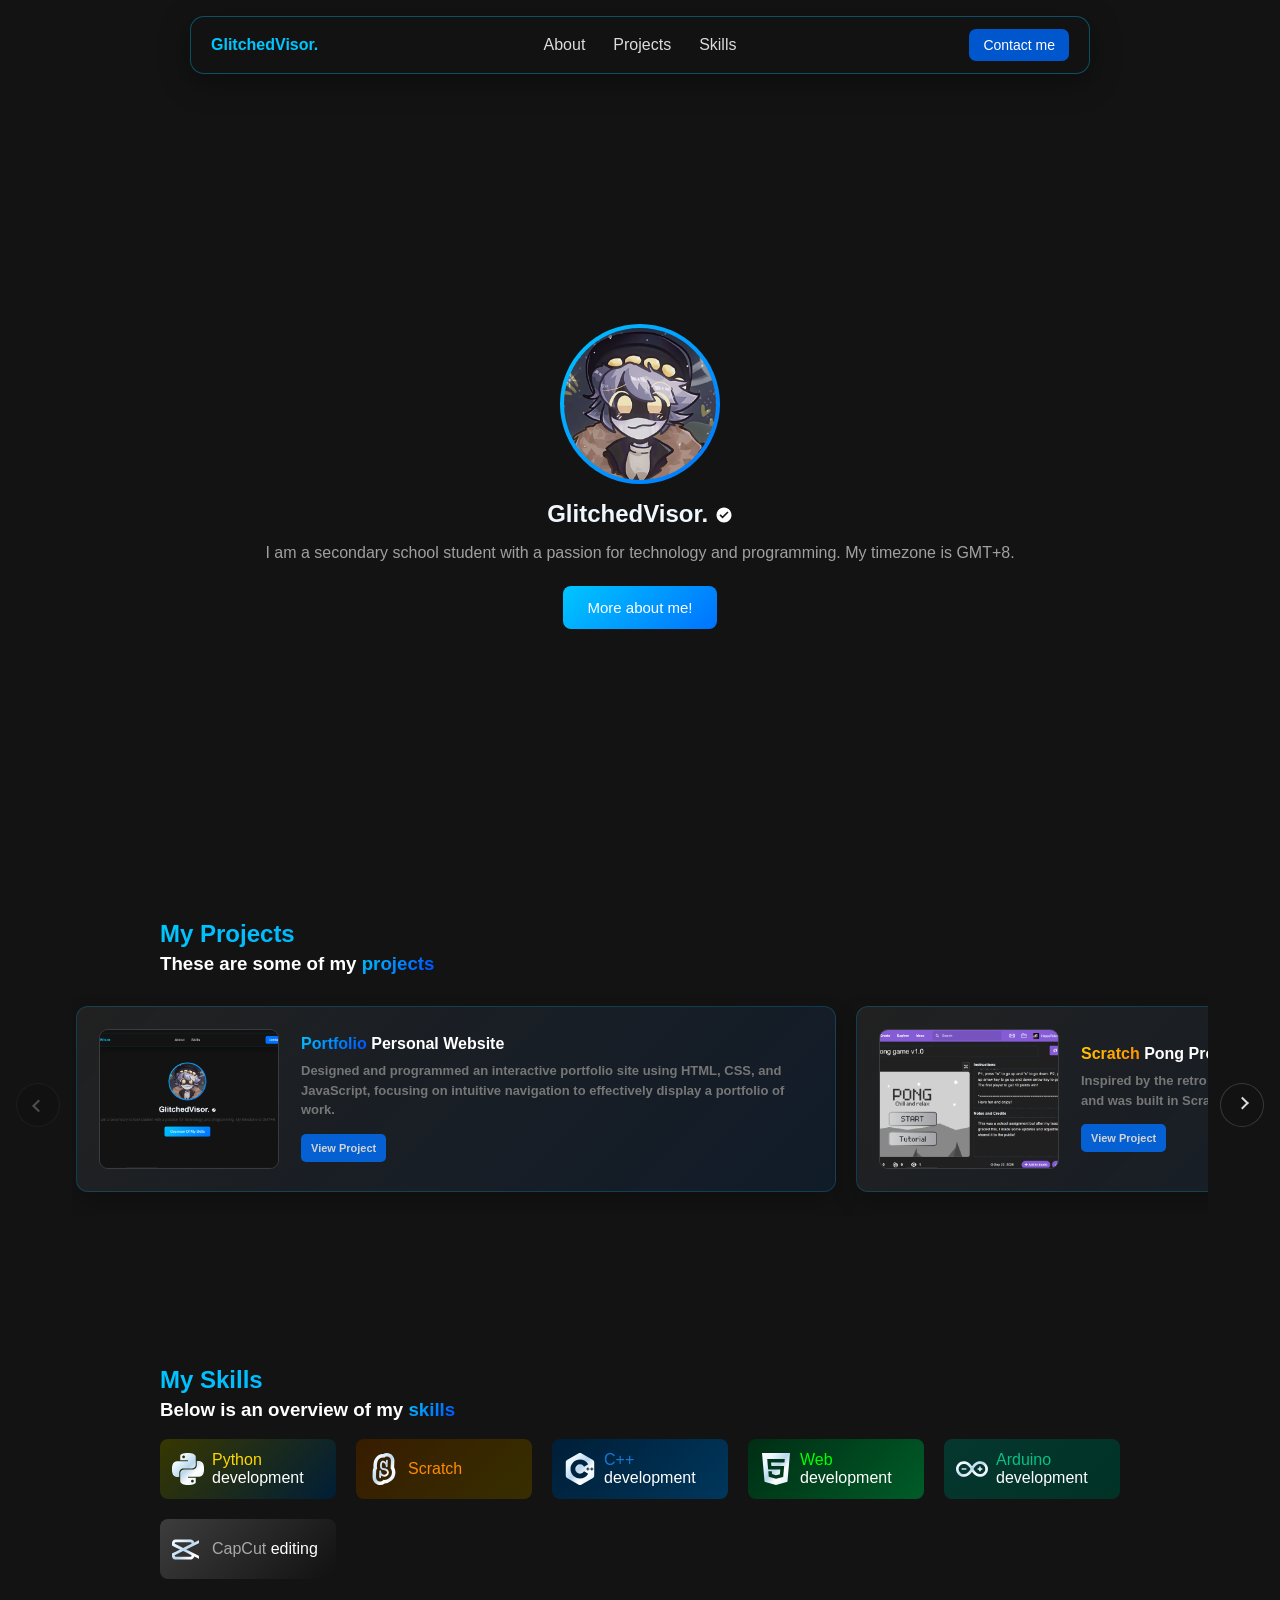
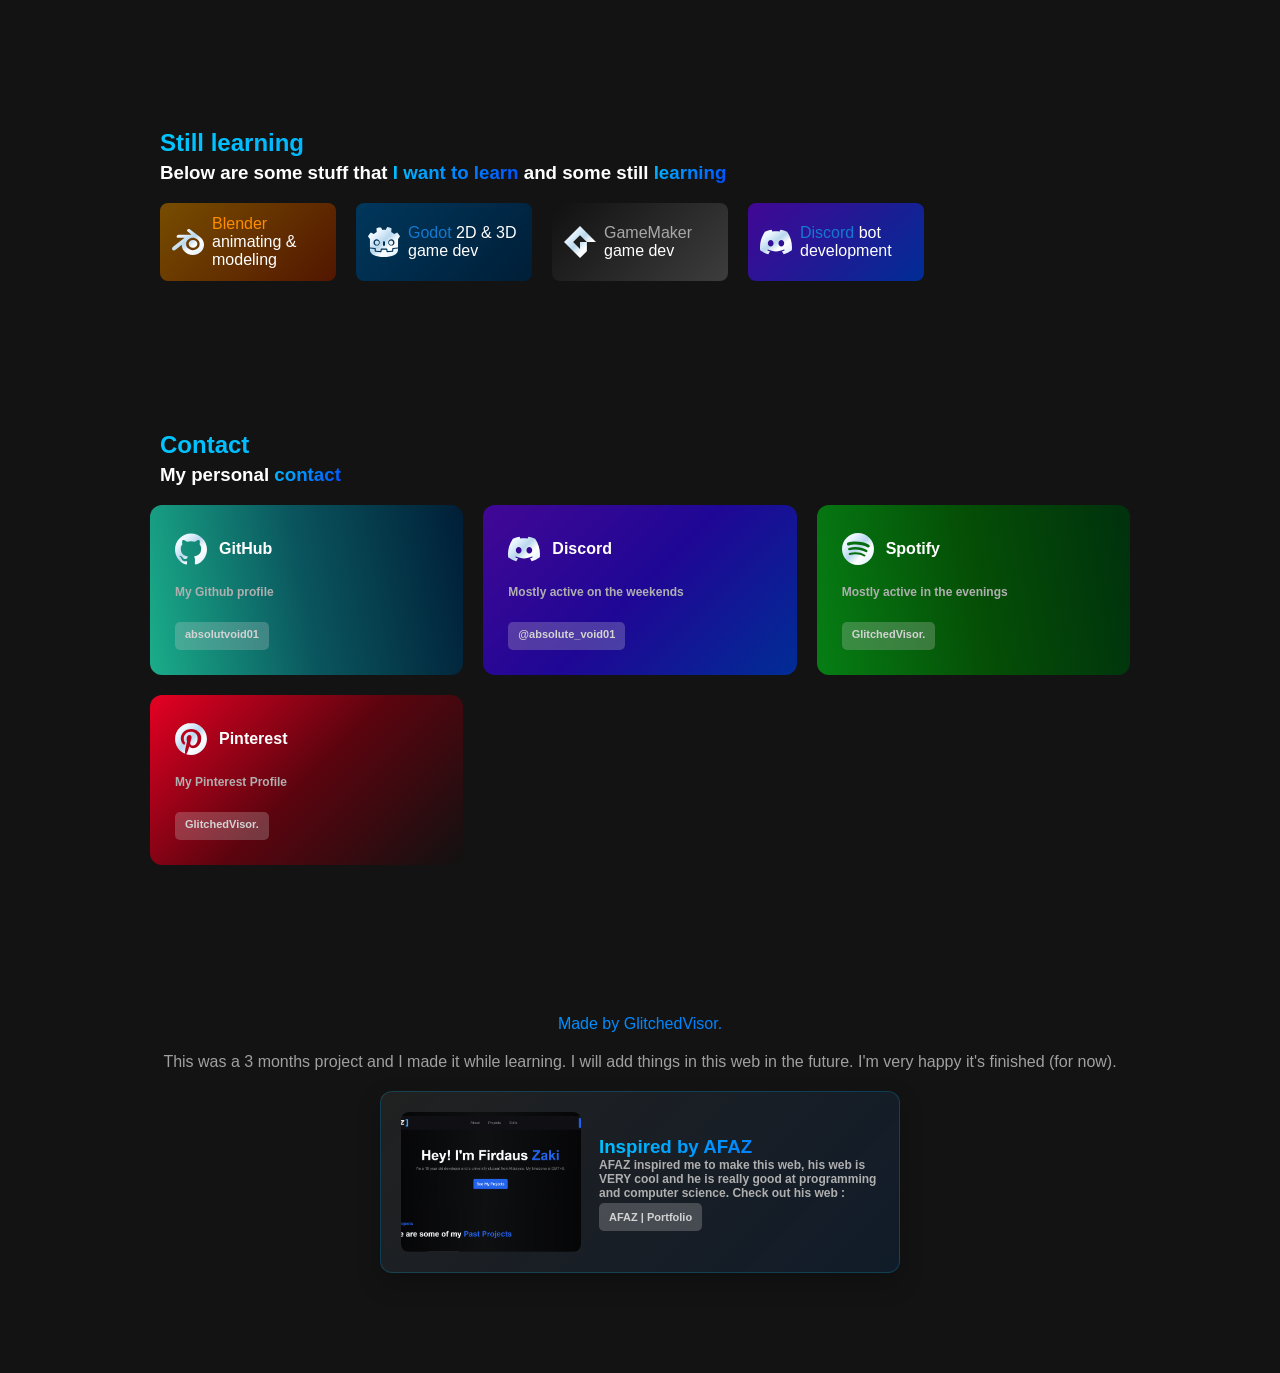
<file: index.html>
<!DOCTYPE html>
<html lang="en">
    <head>    
        <meta charset="UTF-8">
        <meta http-equiv="X-UA-Compatible" content="IE=edge">
        <meta name="viewport" content="width=device-width, initial-scale=1.0">
        <title>Glitched Visor | bio</title>
        <link rel="stylesheet" href="style.css">
    </head>
    <body>
    <header class="site-header">
        <nav class="top-menu">
            <a class="menu-brand" href="#">GlitchedVisor.</a>

            <button class="menu-toggle" type="button" aria-expanded="false" aria-controls="menu-links" aria-label="Open menu">
                <span aria-hidden="true"></span>
                <span aria-hidden="true"></span>
                <span aria-hidden="true"></span>
            </button>

            <ul class="menu-links" id="menu-links">
                <li><a href="#about">About</a></li>
                <li><a href="#projects">Projects</a></li>
                <li><a href="#skills-overview">Skills</a></li>
            </ul>

            <a class="menu-contact" href="#contact" style="background-color: #0056cc;">
                Contact me      
            </a>

        </nav>
    </header>

    <main>
        <section id="about" class="hero-section">
        <div class="container">
            <div class="profile">
                <div class="profile-frame">
                    <img
                      src="images/profilepic.jpg"
                      alt="Portrait of GlitchedVisor"
                      class="profile-img"
                    />
                </div>

                <h1 class="name">GlitchedVisor. 
                    <img 
                      src="icons/verified.svg" 
                      alt="Verified account"
                      class="verified-icon"
                    />
                </h1>

                <p style="color: #A0A0A0;">
                    I am a secondary school student with a passion for technology and programming. My timezone is GMT+8.
                </p>
            </div>

            <a href="introduction.html" class="about-button">
                More about me!
            </a>
        </div>
        </section>

        <section id="projects" aria-labelledby="projects-heading">
            <h2 id="projects-heading" class="blue-word section-title">
                My Projects
            </h2>

            <h3 class="sub-topic">
                These are some of my <span class="blue-word">projects</span>
            </h3>

            <div class="project-carousel-shell">
                <button class="project-arrow project-arrow-prev" type="button" aria-label="Previous project">
                    <span aria-hidden="true"></span>
                </button>

                <div class="project-carousel" aria-label="Projects">
                    <div class="project-track">
                <article class="project-card">
                    <img src="images\Web-pic.png" alt="Preview of the personal website" class="pic">

                    <div class="content">
                        <h4 class="project-heading">
                            <span class="blue-word">Portfolio</span> Personal Website
                        </h4>

                        <p class="project-par">
                            Designed and programmed an interactive portfolio site using HTML, CSS, and JavaScript,
                            focusing on intuitive navigation to effectively display a portfolio of work.
                        </p>

                        <a
                          href="https://github.com/absolutvoid01/my-web-bio"
                          target="_blank" rel="noopener noreferrer"
                          class="go-web2">
                            View Project
                        </a>
                    </div>
                </article>

                <article class="project-card">
                    <img src="images\scratch-screenshot.png" alt="Preview of the sample project" class="pic">

                    <div class="content">
                        <h4 class="project-heading">
                            <span class="orange-word">Scratch</span> Pong Project
                        </h4>

                        <p class="project-par">
                            Inspired by the retro classic, this simple Pong game features two distinct modes and was 
                            built in Scratch using drag-and-drop coding blocks.
                        </p>

                        <a 
                          href="https://scratch.mit.edu/projects/1363517630/" 
                          target="_blank" rel="noopener noreferrer" 
                          class="go-web2">
                            View Project
                        </a>
                    </div>
                </article>

                <article class="project-card">
                    <img src="images\microbit screenshot.png" alt="Preview of the sample project" class="pic">

                    <div class="content">
                        <h4 class="project-heading">
                            <span class="purple-word">Micro:bit</span> Python vault door Project
                        </h4>

                        <p class="project-par">
                            A secure micro:bit vault door controlled by Python that uses a 180° servo and status LEDs, 
                            unlocking with 3 presses of Button A and locking with 3 presses of Button B. (Video review coming soon...)
                        </p>

                        <a 
                          href="https://gist.github.com/absolutvoid01/17e6429d9efd48485fcb9b583b452ce8" 
                          target="_blank" rel="noopener noreferrer" 
                          class="go-web2">
                            View Project
                        </a>
                    </div>
                </article>
                    </div>
                </div>

                <button class="project-arrow project-arrow-next" type="button" aria-label="Next project">
                    <span aria-hidden="true"></span>
                </button>
            </div>
        </section>

        <section id="skills-overview" aria-labelledby="skills-heading">
            <h2 id="skills-heading" class="blue-word section-title" style="margin-top: 150px;">
                My Skills
            </h2>

            <h3 class="sub-topic">
                Below is an overview of my <span class="blue-word">skills</span>
            </h3>

            <div class="skills">
                <div class="python" role="group" aria-label="Python development, since 2024" data-hover="Since 2024">
                    <span class="skill-text icon-label">
                        <img class="skill-icon" src="icons/python.svg" alt="">
                        <span><span class="yellow-word-solid">Python</span> development</span>
                    </span>
                </div>

                <div class="scratch" role="group" aria-label="Scratch, since 2021" data-hover="Since 2021">
                    <span class="skill-text icon-label">
                        <img class="skill-icon" src="icons/scratch.svg" alt="">
                        <span class="orange-word-solid">Scratch</span>
                    </span>
                </div>

                <div class="cplusplus" role="group" aria-label="C++ development, since 2023" data-hover="Since 2023">
                    <span class="skill-text icon-label">
                        <img class="skill-icon" src="icons/cplusplus.svg" alt="">
                        <span><span class="blue-word-solid">C++</span> development</span>
                    </span>
                </div>

                <div class="web-dev" role="group" aria-label="Web development, since 2026" data-hover="Since 2026">
                    <span class="skill-text icon-label">
                        <img class="skill-icon" src="icons/html5.svg" alt="">
                        <span><span class="green-word-solid">Web</span> development</span>
                    </span>
                </div>

                <div class="arduino" role="group" aria-label="Arduino development, since 2023" data-hover="Since 2023">
                    <span class="skill-text icon-label">
                        <img class="skill-icon" src="icons/arduino.svg" alt="">
                        <span><span class="turquoise-word-solid">Arduino</span> development</span>
                    </span>
                </div>

                <div class="capcut" role="group" aria-label="CapCut editing, since 2021" data-hover="Since 2021">
                    <span class="skill-text icon-label">
                        <span class="skill-icon capcut-skill-icon" aria-hidden="true"></span>
                        <span><span class="lightgray-word-solid">CapCut</span> editing</span>
                    </span>
                </div>
            </div>
        </section>

        <section aria-labelledby="learning-heading">
            <h2 id="learning-heading" class="blue-word section-title" style="margin-top:150px;">
                Still learning
            </h2>

            <h3 class="sub-topic">
                Below are some stuff that <span class="blue-word">I want to learn</span> and some still<span class="blue-word"> learning</span>
            </h3>

            <div class="skills">
                <div class="blender" role="group" aria-label="Blender animating and modeling, learning" data-hover="learning...">
                    <span class="skill-text icon-label">
                        <img class="skill-icon" src="icons/blender.svg" alt="">
                        <span><span class="orange-word-solid">Blender</span> animating &amp; modeling</span>
                    </span>
                </div>

                <div class="Godot" role="group" aria-label="Godot 2D and 3D game development, learning" data-hover="learning...">
                    <span class="skill-text icon-label">
                        <img class="skill-icon" src="icons/godotengine.svg" alt="">
                        <span><span class="blue-word-solid">Godot</span> 2D &amp; 3D game dev</span>
                    </span>
                </div>

                <div class="GameMaker" role="group" aria-label="GameMaker game development, discontinued" data-hover="discontinued">
                    <span class="skill-text icon-label">
                        <img class="skill-icon" src="icons/gamemaker.svg" alt="">
                        <span><span class="lightgray-word-solid">GameMaker</span> game dev</span>
                    </span>
                </div>

                <div class="Discord" role="group" aria-label="Discord bot development, not learned" data-hover="not learned">
                    <span class="skill-text icon-label">
                        <img class="skill-icon" src="icons/discord.svg" alt="">
                        <span><span class="blue-word-solid">Discord</span> bot development</span>
                    </span>
                </div>
            </div>
        </section>

        <section id="contact" aria-labelledby="contact-heading">
            <h2 class="blue-word section-title"
                id="contact-heading"
                style="margin-top:150px;">
                Contact
            </h2>

                <h3 class="sub-topic">
               My personal <span class="blue-word">contact</span>
                </h3>

            <div class="contact-cards">
                <a href="https://github.com/absolutvoid01" target="_blank" rel="noopener noreferrer" class="outer-git-button">
                    <h4 class="contact2 contact-card-heading"><span class="contact-icon github-icon" aria-hidden="true"></span>GitHub</h4>
                    <p class="par2">My Github profile</p>
                    <span class="github-link">absolutvoid01</span>
                </a>

                <a href="https://discord.com/users/1510550254683029514" target="_blank" rel="noopener noreferrer" class="outer-discord-button">
                    <h4 class="contact2 contact-card-heading"><span class="contact-icon discord-icon" aria-hidden="true"></span>Discord</h4>
                    <p class="par2">Mostly active on the weekends</p>
                    <span class="discord-link">@absolute_void01</span>
                </a>

                <a href="https://open.spotify.com/user/31m2macpp4bokmry2gjpjoiz565e" target="_blank" rel="noopener noreferrer" class="outer-spotify-button">
                    <h4 class="contact2 contact-card-heading"><span class="contact-icon spotify-icon" aria-hidden="true"></span>Spotify</h4>
                    <p class="par2">Mostly active in the evenings</p>
                    <span class="spotify-link">GlitchedVisor.</span>
                </a>

                <a href="https://www.pinterest.com/absolute_void01/" target="_blank" rel="noopener noreferrer" class="outer-pinterest-button">
                    <h4 class="contact2 contact-card-heading"><span class="contact-icon pinterest-icon" aria-hidden="true"></span>Pinterest</h4>
                    <p class="par2">My Pinterest Profile</p>
                    <span class="pinterest-link">GlitchedVisor.</span>
                </a>
            </div>
        </section>
    </main>
    <script src="script.js"></script>

    <footer class="site-footer">
        <p class="blue-word end">Made by GlitchedVisor.</p>
        <p style="color: #A0A0A0;">This was a 3 months project and I made it while learning. I will add things in this web in the future. I'm very happy it's finished (for now).</p>
        <div class="AFAZ-Portfolio">
            <img src="images\AFAZ.png" alt="AFAZ-Web">

            <div class="card-content">
                <h3 class="contact2 blue-word">Inspired by AFAZ</h3>
                <p class="par2">AFAZ inspired me to make this web, his web is VERY cool and he is really good at programming and computer science. Check out his web :</p>
                <a href="https://www.firdauszaki.com/" target="_blank" rel="noopener noreferrer" class="go-web">AFAZ | Portfolio</a>
            </div>
        </div>
    </footer>
    </body>
</html>
</file>
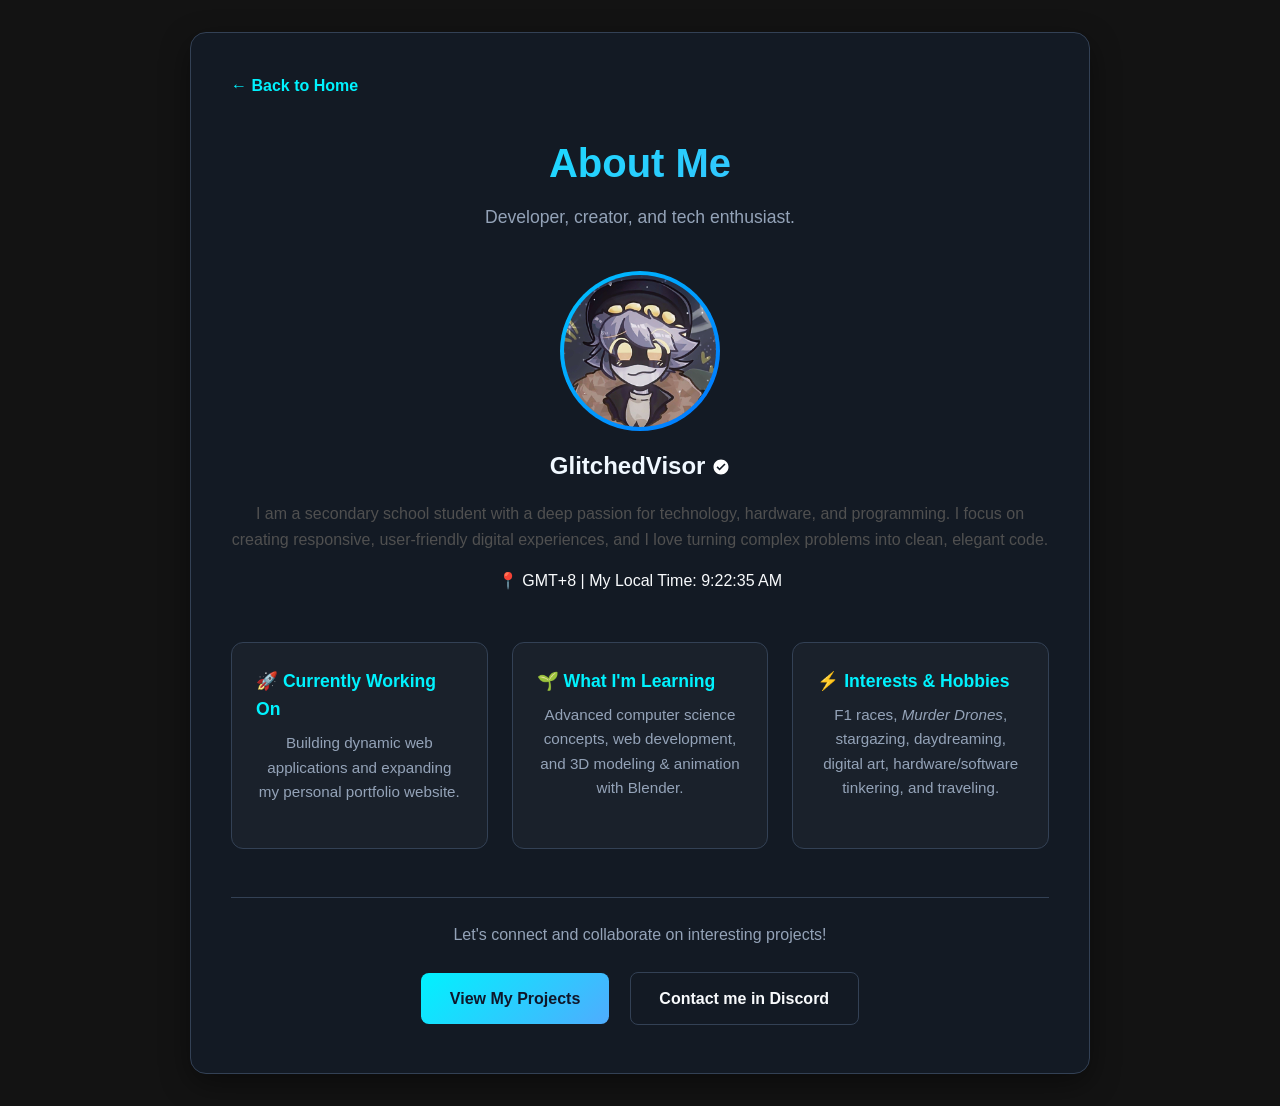
<file: introduction.html>
<!DOCTYPE html>
<html lang="en">
<head>
    <meta charset="UTF-8">
    <meta name="viewport" content="width=device-width, initial-scale=1.0">
    <title>About Me | GlitchedVisor</title>
    <link rel="stylesheet" href="style2.css">
</head>
<body>

    <div class="container">
        <div class="top-bar">
            <a href="index.html" class="back-btn">&larr; Back to Home</a>
        </div>

        <header>
            <h1>About Me</h1>
            <p>Developer, creator, and tech enthusiast.</p>
        </header>

        <section class="bio-section profile">
            <div class="profile-frame">
                <img src="images/profilepic.jpg" alt="Portrait of GlitchedVisor" class="profile-img">
            </div>

            <h1 class="name">
                GlitchedVisor 
                <img src="icons/verified.svg" alt="Verified account" class="verified-icon">
            </h1>

            <p class="bio-text">
                I am a secondary school student with a deep passion for technology, hardware, and programming. I focus on creating responsive, user-friendly digital experiences, and I love turning complex problems into clean, elegant code.
            </p>

            <div class="live-clock">
                📍 GMT+8 | My Local Time: <span id="local-time">--:--:--</span>
            </div>
        </section>

        <section class="facts-grid">
            <div class="fact-card">
                <h3>🚀 Currently Working On</h3>
                <p>Building dynamic web applications and expanding my personal portfolio website.</p>
            </div>
            <div class="fact-card">
                <h3>🌱 What I'm Learning</h3>
                <p>Advanced computer science concepts, web development, and 3D modeling & animation with Blender.</p>
            </div>
            <div class="fact-card">
                <h3>⚡ Interests & Hobbies</h3>
                <p>F1 races, <em>Murder Drones</em>, stargazing, daydreaming, digital art, hardware/software tinkering, and traveling.</p>
            </div>
        </section>

        <section class="cta-section">
            <p style="color: var(--text-muted); margin-bottom: 1rem;">Let's connect and collaborate on interesting projects!</p>
            <a href="index.html" class="btn btn-primary">View My Projects</a>
            <a href="https://discord.com/users/1510550254683029514" target="_blank" class="btn btn-secondary">Contact me in Discord</a>
        </section>
    </div>

    <script src="script2.js"></script>
</body>
</html>
</file>
<file: style.css>
body {
    background-color: rgb(19, 19, 19);
    font-family: inter, sans-serif;
    color: white;
    margin: 0;
    min-height: 100vh;
}

main {
    width: min(100% - 2rem, 80rem);
    margin: 0 auto;
}

/* Page Fade Transition */
body {
    opacity: 0;
    transition: opacity 0.4s ease-in-out;
}

body.fade-in {
    opacity: 1;
}

@media (prefers-reduced-motion: reduce) {
    body {
        transition: none;
    }
}

*,
*::before,
*::after {
    box-sizing: border-box;
}

html {
    overflow-x: hidden;
    scroll-behavior: smooth;
}

img {
    max-width: 100%;
    height: auto;
}

/* ==================
        top menu
   ================== */

.top-menu {
    position: fixed;
    top: 16px;
    left: 50%;
    transform: translateX(-50%);
    z-index: 1000;
    display: grid;
    grid-template-columns: 1fr auto 1fr;
    align-items: center;
    width: min(90%, 900px);
    padding: 12px 20px;
    background: rgba(19, 19, 19, 0.85);
    border: 1px solid rgba(0, 198, 255, 0.35);
    border-radius: 14px;
    box-shadow: 0 8px 30px rgba(0, 0, 0, 0.35);
    backdrop-filter: blur(12px);
}

.menu-brand {
    justify-self: start;
    color: rgb(0, 198, 255);
    font-weight: bold;
    text-decoration: none;
}

.menu-links {
    display: flex;
    justify-content: center;
    gap: 28px;
    list-style: none;
    margin: 0;
    padding: 0;
}

.menu-links li {
    margin: 0;
}

.menu-toggle {
    display: none;
    width: 42px;
    height: 42px;
    padding: 9px;
    margin: 0;
    background: transparent;
    border: 1px solid rgba(0, 198, 255, 0.35);
    border-radius: 7px;
}

.menu-toggle span {
    display: block;
    width: 100%;
    height: 2px;
    margin: 4px 0;
    background: white;
}

.menu-links a {
    color: rgb(220, 220, 220);
    text-decoration: none;
    transition: color 0.2s ease;
}

.menu-links a:hover {
    color: rgb(0, 198, 255);
}

.menu-contact {
    justify-self: end;
    padding: 8px 14px;
    background: rgb(0, 114, 255);
    color: white;
    text-decoration: none;
    border-radius: 7px;
    font-size: 14px;
    transition: all 0.1s ease;
}

.menu-contact:hover {
    background: rgb(0, 198, 255);
    filter: darken(0.05);
    box-shadow: 0 4px 12px rgba(0, 0, 0, 0.25);
    transform: translateY(-3px);
}

@media (max-width: 600px) {
    .section-title,
    .sub-topic {
        width: min(90%, 850px);
        margin-left: auto;
        margin-right: auto;
    }

    .top-menu {
        grid-template-columns: 1fr auto;
        width: calc(100% - 24px);
        padding: 10px 12px;
    }

    .menu-brand {
        font-size: 14px;
    }

    .menu-links {
        position: absolute;
        top: calc(100% + 8px);
        left: 0;
        right: 0;
        display: none;
        flex-direction: column;
        gap: 4px;
        padding: 8px;
        background: rgba(19, 19, 19, 0.97);
        border: 1px solid rgba(0, 198, 255, 0.35);
        border-radius: 10px;
        box-shadow: 0 8px 30px rgba(0, 0, 0, 0.35);
    }

    .menu-links.is-open {
        display: flex;
    }

    .menu-links a {
        display: block;
        width: 100%;
        padding: 14px 12px;
        border-radius: 7px;
    }

    .menu-links a:hover,
    .menu-links a:focus-visible {
        background: rgba(0, 198, 255, 0.12);
    }

    .menu-contact {
        display: none;
    }

    .menu-toggle {
        display: block;
    }
}

#skills-overview,
#contact,
#about,
#projects {
    scroll-margin-top: 100px;
}

html {
    scroll-behavior: smooth;
}

.container {
    width: 100%;
    text-align: center;
}

html {
    scroll-behavior: smooth;
}

/* ========================
          text color
   ======================== */

.blue-word {
    background: linear-gradient(135deg, rgb(0, 198, 255), rgb(0, 76, 255));
    -webkit-background-clip: text;
    background-clip: text;
    color: transparent;
}

.orange-word {
    background: linear-gradient(135deg, rgb(255, 204, 0), rgb(255, 140, 0));
    -webkit-background-clip: text;
    background-clip: text;
    color: transparent;
}

.darkblue-word {
    background: linear-gradient(135deg, rgb(42, 25, 198), rgb(0, 114, 255));
    -webkit-background-clip: text;
    background-clip: text;
    color: transparent;
}

.purple-word {
    background: linear-gradient(135deg, rgb(138, 44, 181), rgb(136, 0, 255));
    -webkit-background-clip: text;
    background-clip: text;
    color: transparent;
}

.blue-word-solid {
    color:rgb(21, 121, 208)
}

.yellow-word-solid {
    color: rgb(255, 215, 0);
}


.orange-word-solid {
    color: rgb(255, 140, 0);
}

.green-word-solid {
    color: rgb(0, 255, 0);
}


.turquoise-word-solid {
    color: rgb(9, 192, 131);
}

.lightgray-word-solid {
    color: rgb(168, 168, 168);
}

/* ====================   
         opening 
   ==================== */

.hero-section {
    display: grid;
    place-items: center;
    min-block-size: min(100vh, 900px);
    padding-block: 100px 48px;
}

.hero-section .container {
    display: flex;
    flex-direction: column;
    align-items: center;
    gap: 24px;
}

.profile {
    display: flex;
    flex-direction: column;
    align-items: center;
    gap: 16px;
    text-align: center;
}

.profile-frame {
    width: 160px;
    height: 160px;
    margin: 0;
    padding: 4px;
    border-radius: 50%;
    background: linear-gradient(135deg, rgb(0, 198, 255), rgb(0, 114, 255));
}

.profile-img {
    display: block;
    width: 100%;
    height: 100%;
    object-fit: cover;
    border-radius: 50%;
}

.verified-icon {
    width: 18px;
    height: 18px;
    vertical-align: middle;
}

h1 {
    color: aliceblue;
}

.name {
    margin: 0;
    text-align:center;
}

.profile p {
    margin: 0;
}

p {
    text-align: center;
    margin-bottom:20px;
    color:rgb(80, 80, 80)
}

button {
    background: linear-gradient(135deg, rgb(0, 198, 255), rgb(0, 114, 255));
    color: white;
    border: none;
    padding: 12px 24px;
    border-radius: 8px;
    font-size:15px;
    text-align: center;
    cursor: pointer;
    transition:all 0.2s ease;
    width:180px;
    max-width: 100%;
    height:60px;
    margin-left: 0;
    margin-bottom: 0;
}

button:hover {
    border:none;
    transform: translateY(-4px);
    box-shadow: 0 8px 18px rgba(0, 0, 0, 0.25);
}

/* =====================  
        Skill style 
   ===================== */

.about-button {
    background: linear-gradient(135deg, rgb(0, 198, 255), rgb(0, 114, 255));
    color: white;
    text-decoration: none;
    border: none;
    padding: 12px 24px;
    border-radius: 8px;
    font-size:15px;
    text-align: center;
    cursor: pointer;
    transition:all 0.2s ease;
    max-width: 100%;
    min-height: 43px;
    display: inline-flex;
    align-items: center;
    justify-content: center;
    white-space: normal;
    box-sizing: border-box;
}

.about-button:hover {
    filter: brightness(1.10);
    transform: translateY(-3px) scale(1.02);
    background: linear-gradient(135deg, rgb(0, 198, 255), rgb(0, 114, 255));
}

.section-title {
    text-align: left;
    width: min(100%, 60rem);
    margin-left: auto;
    margin-right: auto;
    margin-bottom: 0px;
    background: linear-gradient(135deg, rgb(0, 198, 255), rgb(0, 114, 255));
    -webkit-background-clip: text;
    background-clip: text;
    color: transparent;

}

.sub-topic {
    text-align: left;
    width: min(100%, 60rem);
    margin-left: auto;
    margin-right: auto;
    margin-top: 5px;
}

.skills {
    display: grid;
    grid-template-columns: repeat(5, minmax(0, 1fr));
    gap: 20px;
    width: min(100%, 60rem);
    margin: 0 auto;
}

@media (max-width: 900px) {
    .skills {
        grid-template-columns: repeat(3, minmax(0, 1fr));
    }
}

@media (max-width: 600px) {
    .skills {
        grid-template-columns: 1fr;
    }
}

.skills > div {
    position: relative;
    overflow: hidden;
    min-height: 60px;
    padding: 12px;
    border-radius: 8px;
    display: flex;
    align-items: center;
    justify-content: center;
    justify-self: stretch;
    text-align: center;
    box-sizing: border-box;
    transition: 0.2s ease;
}

.skills > div > .skill-text {
    display: flex;
    align-items: center;
    gap: 12px;
    transition: opacity 0.2s ease, transform 0.2s ease;
}

.skills > div > .icon-label {
    width: 100%;
    min-width: 0;
    gap: 8px;
    text-align: left;
}

.icon-label > span:not(.skill-icon) {
    flex: 1;
    min-width: 0;
    overflow-wrap: anywhere;
}

.skills > div {
    justify-content: flex-start;
}

.skill-icon {
    display: block;
    flex: 0 0 32px;
    width: 32px;
    height: 32px;
}

.capcut-skill-icon {
    background: linear-gradient(135deg, #fff 0%, #eaf6ff 24%, #b9d7ed 48%, #fff 68%, #d5eaff 100%);
    -webkit-mask: url("icons/capcut.svg") left center / 27px 27px no-repeat;
    mask: url("icons/capcut.svg") left center / 27px 27px no-repeat;
}

.skills > div::after {
    position: absolute;
    content: attr(data-hover);
    color: rgb(120, 120, 120);
    opacity: 0;
    transform: translateY(10px);
    transition: opacity 0.1s ease, transform 0.1s ease;
}

.skills > div:hover > .skill-text {
    opacity: 0;
    transform: translateY(-10px);
}

.skills > div:hover::after {
    opacity: 1;
    transform: translateY(0);
}

.skills > div h4 {
    margin: 0;
}

.skills > div:hover {
    transform: translateY(-4px);
    filter: brightness(1.2);
}

.skills button {
    width: 100%;
}

/* =======================  
        contact style 
   ======================= */

.contact {
    display: grid;
    width: 250px;
    height: 140px;
    padding: 30px;
    font-size: 28px;
    font-weight: bold;
    box-sizing: border-box;
    grid-template-columns: repeat(auto-fit, minmax(140px, 1fr));
    gap: 20px;
    margin: 0 auto;
    width: min(90%, 750px);   
}

.contact2 {
    text-align:left;
    margin-top:3px;
    margin-bottom:0px;

}

.contact-card-heading {
    display: flex;
    grid-column: 1 / -1;
    align-items: center;
    gap: 12px;
}

.contact-icon {
    display: block;
    flex: 0 0 32px;
    width: 32px;
    height: 32px;
    background: linear-gradient(135deg, #fff 0%, #eaf6ff 24%, #b9d7ed 48%, #fff 68%, #d5eaff 100%);
    -webkit-mask-position: center;
    mask-position: center;
    -webkit-mask-repeat: no-repeat;
    mask-repeat: no-repeat;
    -webkit-mask-size: contain;
    mask-size: contain;
}

.github-icon {
    -webkit-mask-image: url("icons/github.svg");
    mask-image: url("icons/github.svg");
}

.discord-icon {
    -webkit-mask-image: url("icons/discord.svg");
    mask-image: url("icons/discord.svg");
}

.spotify-icon {
    -webkit-mask-image: url("icons/spotify.svg");
    mask-image: url("icons/spotify.svg");
}

.pinterest-icon {
    -webkit-mask-image: url("icons/pinterest.svg");
    mask-image: url("icons/pinterest.svg");
}

.par2 {
    text-align:left;
    margin-top:0px;
    margin-bottom:0px;
    color:rgb(175, 175, 175);
    font-family: nunito, sans-serif;
    font-size: 12px;
}

.contact-cards {
    display: grid;
    grid-template-columns: repeat(3, minmax(0, 1fr));
    gap: 20px;
    width: min(90%, 980px);
    margin: 0 auto;
}
.contact-cards > div {
    min-width: 0;
    width: 100%;
    margin: 0 auto;
}

.contact-cards > a {
    min-width: 0;
    width: 100%;
    margin: 0 auto;
    color: inherit;
    text-decoration: none;
}

.contact-cards > a > span {
    display: inline-block;
    height: 28px;
    position: relative;
    z-index: 1;
    pointer-events: auto !important;
    cursor: pointer;
    transition: background 0.2s ease, color 0.2s ease, transform 0.2s ease;
}
@media (max-width: 900px) {
    .contact-cards {
        grid-template-columns: repeat(2, minmax(0, 1fr));
    }
}
@media (max-width: 600px) {
    .contact-cards {
        grid-template-columns: 1fr;
    }

    .skills {
        width: calc(100% - 24px);
        grid-template-columns: 1fr;
    }

    .skills > div {
        justify-self: stretch;
    }
}

/* ==============================  
        My Projects overview 
   ============================== */

.project-carousel-shell {
    display: grid;
    grid-template-columns: auto minmax(0, 1fr) auto;
    align-items: center;
    gap: 12px;
}

.project-arrow {
    display: inline-grid;
    place-items: center;
    width: 44px;
    height: 44px;
    padding: 0;
    margin: 0;
    border: 1px solid rgba(255, 255, 255, 0.16);
    border-radius: 50%;
    background: rgba(19, 19, 19, 0.72);
    backdrop-filter: blur(10px);
    color: rgb(220, 220, 220);
    cursor: pointer;
    transition: background-color 0.2s ease, border-color 0.2s ease, color 0.2s ease, transform 0.2s ease;
}

.project-arrow span {
    width: 9px;
    height: 9px;
    border-top: 2px solid currentColor;
    border-right: 2px solid currentColor;
    transition: transform 0.2s ease;
}

.project-arrow-prev span {
    transform: rotate(-135deg) translate(-1px, -1px);
}

.project-arrow-next span {
    transform: rotate(45deg) translate(-1px, -1px);
}

.project-arrow:hover {
    background: rgba(0, 114, 255, 0.8);
    border-color: rgba(0, 198, 255, 0.65);
    color: white;
    transform: translateY(-2px);
}

.project-arrow:focus-visible {
    outline: 2px solid rgb(0, 198, 255);
    outline-offset: 3px;
}

.project-arrow:active {
    transform: translateY(0) scale(0.96);
}

.project-arrow:disabled {
    opacity: 0.3;
    cursor: default;
    pointer-events: none;
}

.project-carousel {
    width: 100%;
    overflow-x: auto;
    padding: 12px 4px 24px;
    scroll-snap-type: x mandatory;
    scroll-padding-inline: 4px;
    scroll-behavior: smooth;
    -webkit-overflow-scrolling: touch;
    overscroll-behavior-inline: contain;
    scrollbar-width: thin;
    scrollbar-color: rgba(0, 198, 255, 0.65) transparent;
}

.project-track {
    display: grid;
    grid-auto-flow: column;
    grid-auto-columns: min(100%, 760px);
    gap: 20px;
    width: max-content;
}

@media (max-width: 900px) {
    .project-carousel-shell {
        display: block;
    }

    .project-arrow {
        display: none;
    }

    .project-track {
        display: flex;
        width: max-content;
    }

    .project-card {
        flex: 0 0 min(90vw, 760px);
        width: auto;
    }
}

.project-card {
    display: grid;
    grid-template-columns: minmax(140px, 180px) minmax(0, 1fr);
    gap: 22px;
    align-items: center;
    flex: 0 0 100%;
    min-width: 0;
    margin: 0;
    padding: 22px;
    background: linear-gradient(135deg, rgba(40, 40, 40, 0.7), rgba(15, 35, 60, 0.55));
    border: 1px solid rgba(0, 198, 255, 0.2);
    border-radius: 12px;
    text-align: left;
    font-weight: bold;
    box-shadow: 0 10px 24px rgba(0, 0, 0, 0.22);
    transition: transform 0.25s ease, box-shadow 0.25s ease, border-color 0.25s ease;
    scroll-snap-align: center;
}
.project-card img {
    width: 100%;
    height: 140px;
    object-fit: cover;
    border-radius: 9px;
    border: 1px solid rgba(255, 255, 255, 0.12);
}
.project-card:hover {
    box-shadow: 0 16px 32px rgba(0, 0, 0, 0.3);
    border-color: rgba(0, 198, 255, 0.5);
}
.project-card .content {
    min-width: 0;
}
.project-par {
    font-family: sans-serif;
    color: rgb(118, 118, 118);
    text-align: left;
    font-size: 13px;
    line-height: 1.5;
    margin: 8px 0 0;
}
.project-heading {
    text-align: left;
    margin: 0;
}
.go-web2 {
    display: inline-flex;
    align-items: center;
    justify-content: center;
    padding: 6px 10px;
    min-height: 28px;
    margin-top: 14px;
    font-size: 11px;
    border-radius: 5px;
    background-color: rgba(0, 114, 255, 0.8);
    color: lightgray;
    border: none;
    box-sizing: border-box;
    transition: background-color 0.2s ease, color 0.2s ease, transform 0.2s ease;
    text-decoration: none;
    margin: 14px auto 0;
}
.go-web2:hover {
    background-color: rgba(0, 198, 255, 0.9);
    color: white;
    transform: translateY(-2px);
}
.go-web2:focus-visible {
    outline: 2px solid rgb(0, 198, 255);
    outline-offset: 3px;
}

@media (max-width: 600px) {
    .project-track {
        display: flex;
        width: max-content;
    }

    .project-card {
        grid-template-columns: 1fr;
        flex: 0 0 calc(100vw - 48px);
        width: auto;
        gap: 16px;
        padding: 16px;
        text-align: center;
    }

    .project-card img {
        width: 100%;
        aspect-ratio: 16 / 9;
        height: auto;
    }

    .project-par {
        text-align: center;
    }
}

/* ========================   
        Skill overview 
   ======================== */

.python {
    min-height: 60px;
    justify-content: flex-start;
    background: linear-gradient(135deg, rgb(55, 55, 0), rgb(0, 30, 55));
}

.python .skill-text {
    text-align: left;
}

.python:hover {
    box-shadow:0 0 32px rgb(0, 62, 79);
    filter: brightness(1.2);
}

.scratch {
    background: linear-gradient(135deg, rgb(55, 28, 0), rgb(55, 46, 0));
}
.scratch:hover {
    box-shadow:0 0 32px rgb(48, 34, 0);
    filter: brightness(1.2);
}

.cplusplus {
    background: linear-gradient(135deg, rgb(0, 30, 55), rgb(0, 55, 92));
}
.cplusplus:hover {
    box-shadow:0 0 32px rgb(0, 29, 48);
    filter: brightness(1.2);
}

.web-dev {
    background: linear-gradient(135deg, rgb(0, 45, 20), rgb(0, 92, 40));
}
.web-dev:hover {
    box-shadow:0 0 32px rgb(0, 48, 13);
    filter: brightness(1.2);
}

.arduino {
    background: linear-gradient(135deg, rgb(5, 55, 47), rgb(0, 50, 38));
}
.arduino:hover {
    box-shadow:0 0 32px rgb(0, 44, 48);
    filter: brightness(1.2);
}

.capcut {
    background: linear-gradient(135deg, rgb(61, 61, 61), rgb(17, 17, 17));
}
.capcut:hover {
    box-shadow:0 0 32px rgb(28, 28, 28);
    filter: brightness(1.2);
}

/* =========================   
       learning overview 
   ========================= */

.blender {
    background: linear-gradient(135deg, rgb(119, 77, 0), rgb(82, 22, 0));
}
.blender:hover {
    box-shadow:0 0 32px rgb(48, 37, 0);
    filter: brightness(1.2);
}

.Godot {
    background: linear-gradient(135deg, rgb(0, 55, 92), rgb(0, 30, 55));
}
.Godot:hover {
    box-shadow:0 0 32px rgb(0, 12, 48);
    filter: brightness(1.2);
}

.GameMaker {
    background: linear-gradient(135deg, rgb(17, 17, 17), rgb(61, 61, 61));
}
.GameMaker:hover {
    box-shadow:0 0 32px rgb(24, 24, 24);
    filter: brightness(1.2);
}

.Discord {
    background: linear-gradient(135deg, rgb(66, 7, 149), rgb(0, 45, 149));
}
.Discord:hover {
    box-shadow:0 0 32px rgb(19, 0, 48);
    filter: brightness(1.2);
}

/* =========================   
       contact overview 
   ========================= */

/* github card link */
.outer-git-button {
    padding: 25px;
    background: linear-gradient(80deg, rgb(26, 173, 138), rgb(10, 84, 93), rgb(0, 30, 55));
    border-radius: 12px;
    text-align: center;
    display: grid;
    font-weight: bold;
    box-sizing: border-box;
    grid-template-columns: repeat(auto-fit, minmax(140px, 1fr));
    gap: 20px;  
    transition: all 0.2s ease;
}
.outer-git-button:hover {
    box-shadow:0 0 32px rgb(0, 38, 45);
    filter: brightness(1.2);
    transform: translateY(-3px);
}
.github-link {
    padding: 6px 10px;
    min-height: 28px;
    margin-top: 3px;
    font-size: 11px;
    border-radius: 5px;
    background: rgba(211, 211, 211, 0.25);
    color: lightgray;
    border: none;
    box-sizing: border-box;
    transition: background 0.2s ease, color 0.2s ease;
    display: block;
    margin-left: 0;
    margin-right: auto;
}
.github-link:hover {
    background: rgba(31, 31, 31, 0.9);
    color: white;
    box-sizing: border-box;
    transform: none;
    box-shadow: none;
}

/* discord card link */
.outer-discord-button {
    padding: 25px;
    background: linear-gradient(135deg, rgb(66, 7, 149), rgb(31, 7, 149), rgb(0, 45, 149));
    border-radius: 12px;
    text-align: center;
    display: grid;
    font-weight: bold;
    box-sizing: border-box;
    grid-template-columns: repeat(auto-fit, minmax(140px, 1fr));
    gap: 20px;   
    transition: all 0.2s ease;
}
.outer-discord-button:hover {
    box-shadow:0 0 32px rgb(20, 0, 70);
    filter: brightness(1.2);
    transform: translateY(-3px);
}
.discord-link {
    padding: 6px 10px;
    min-height: 28px;
    margin-top: 3px;
    font-size: 11px;
    border-radius: 5px;
    background: rgba(211, 211, 211, 0.25);
    color: lightgray;
    border: none;
    box-sizing: border-box;
    transition: background 0.2s ease, color 0.2s ease;
    display: block;
    margin-left: 0;
    margin-right: auto;
}
.discord-link:hover {
    background: rgba(31, 31, 31, 0.9);
    color: white;
    box-sizing: border-box;
    transform: none;
    box-shadow: none;
}

/* spotify card link */
.outer-spotify-button {
    padding: 25px;
    background: linear-gradient(80deg, rgb(6, 126, 20), rgb(5, 79, 6), rgb(0, 49, 13));
    border-radius: 12px;
    text-align: center;
    display: grid;
    font-weight: bold;
    box-sizing: border-box;
    grid-template-columns: repeat(auto-fit, minmax(140px, 1fr));
    gap: 20px; 
    transition: all 0.2s ease;
}
.outer-spotify-button:hover {
    box-shadow:0 0 32px rgb(0, 45, 2);
    filter: brightness(1.2);
    transform: translateY(-3px);
}
.spotify-link {
    padding: 6px 10px;
    min-height: 28px;
    margin-top: 3px;
    font-size: 11px;
    border-radius: 5px;
    background: rgba(211, 211, 211, 0.25);
    color: lightgray;
    border: none;
    box-sizing: border-box;
    transition: background 0.2s ease, color 0.2s ease;
    display: block;
    margin-left: 0;
    margin-right: auto;
}
.spotify-link:hover {
    background: rgba(31, 31, 31, 0.9);
    color: white;
    box-sizing: border-box;
    transform: none;
    box-shadow: none;
}

/* pinterest card link */
.outer-pinterest-button {
    padding: 25px;
    background: linear-gradient(135deg, rgb(230, 0, 35), rgb(91, 4, 14), rgb(17, 17, 17));
    border-radius: 12px;
    text-align: center;
    display: grid;
    font-weight: bold;
    box-sizing: border-box;
    grid-template-columns: repeat(auto-fit, minmax(140px, 1fr));
    gap: 20px; 
    transition: all 0.2s ease;
}
.outer-pinterest-button:hover {
    box-shadow:0 0 32px rgb(45, 0, 0);
    filter: brightness(1.2);
    transform: translateY(-3px);
}
.pinterest-link {
    padding: 6px 10px;
    min-height: 28px;
    margin-top: 3px;
    font-size: 11px;
    border-radius: 5px;
    background: rgba(211, 211, 211, 0.25);
    color: lightgray;
    border: none;
    box-sizing: border-box;
    transition: background 0.2s ease, color 0.2s ease;
    display: block;
    margin-left: 0;
    margin-right: auto;
}
.pinterest-link:hover {
    background: rgba(31, 31, 31, 0.9);
    color: white;
    box-sizing: border-box;
    transform: none;
    box-shadow: none;
}

.contact-cards > a > span:hover {
    background: rgb(31, 31, 31) !important;
    color: white !important;
    transform: none;
    box-shadow: none;
}

/* ================ 
        ending 
   ================ */

h4 {
    text-align: center;
    margin-top: 200px
}

.end {
    text-align: center;
    margin-top:150px;
}

@media (max-width: 600px) {
    .section-title,
    .sub-topic {
        width: 90%;
        margin-left: auto;
        margin-right: auto;
    }
}

.AFAZ-Portfolio {
    display: grid;
    grid-template-columns: 180px 1fr;
    gap: 18px;
    align-items: center;
    width: min(90%, 520px);
    margin: 0 auto;
    padding: 20px;
    background: linear-gradient(135deg, rgba(40, 40, 40, 0.7), rgba(15, 35, 60, 0.55));
    border: 1px solid rgba(0, 198, 255, 0.2);
    border-radius: 12px;
    text-align: left;
    font-weight: bold;
    box-shadow: 0 10px 24px rgba(0, 0, 0, 0.22);
    transition: transform 0.25s ease, box-shadow 0.25s ease, border-color 0.25s ease;
    text-align: center;
    font-weight: bold;
    margin-bottom: 100px;
}
.AFAZ-Portfolio img {
    width: 180px;
    height: 140px;
    object-fit: cover;
    border-radius: 8px;
}
.AFAZ-Portfolio:hover {
    filter: brightness(1.2);
    transform: translateY(-3px);
    box-shadow: 0 16px 32px rgba(21, 21, 21, 0.767);
    border-color: rgba(0, 198, 255, 0.5);
}
.go-web {
    display: inline-flex;
    align-items: center;
    justify-content: center;
    padding: 6px 10px;
    min-height: 28px;
    margin-top: 3px;
    font-size: 11px;
    border-radius: 5px;
    background: rgba(211, 211, 211, 0.25);
    color: lightgray;
    border: none;
    box-sizing: border-box;
    transition: background 0.2s ease, color 0.2s ease;
    text-decoration: none;
    margin: 3px 0 0;
}
.card-content {
    text-align: left;
}
.go-web:hover {
    background: rgba(31, 31, 31, 0.9);
    color: white;
    box-sizing: border-box;
    transform: none;
    box-shadow: none;
}

@media (max-width: 600px) {
    .AFAZ-Portfolio {
        grid-template-columns: 1fr;
        text-align: center;
    }

    .AFAZ-Portfolio img {
        margin: 0 auto;
    }

    .card-content {
        text-align: center;
    }
}
</file>
<file: style2.css>
:root {
    --bg-color: rgb(19, 19, 19);;        /* Main dark background */
    --card-bg: #131a24;         /* Dark blue-gray for cards */
    --text-main: #f8fafc;       /* Bright white for text */
    --text-muted: #94a3b8;      /* Soft grey for secondary text */
    --accent-primary: #00f2fe;  /* Neon cyan accent */
    --accent-secondary: #4facfe;/* Soft blue accent */
    --border-color: #334155;    /* Border outline color */
}

* {
    margin: 0;
    padding: 0;
    box-sizing: border-box;
    font-family: 'Segoe UI', Tahoma, Geneva, Verdana, sans-serif;
}

/* Page Fade Transition */
body {
    opacity: 0;
    transition: opacity 0.4s ease-in-out;
}

body.fade-in {
    opacity: 1;
}

@media (prefers-reduced-motion: reduce) {
    body {
        transition: none;
    }
}

body {
    background-color: var(--bg-color);
    color: var(--text-main);
    line-height: 1.6;
    padding: 2rem;
    min-height: 100vh;
    display: flex;
    justify-content: center;
    align-items: center;
}

/* Container Layout */
.container {
    max-width: 900px;
    width: 100%;
    background: var(--card-bg);
    border-radius: 16px;
    border: 1px solid var(--border-color);
    padding: 2.5rem;
    box-shadow: 0 10px 30px rgba(0, 0, 0, 0.4);
}

/* Navigation Button */
.back-btn {
    display: inline-block;
    text-decoration: none;
    color: var(--accent-primary);
    font-weight: 600;
    margin-bottom: 2rem;
    transition: transform 0.2s ease;
}

.back-btn:hover {
    transform: translateX(-5px);
}

/* Page Header */
header {
    margin-bottom: 2.5rem;
    text-align: center;
}

header h1 {
    font-size: 2.5rem;
    background: linear-gradient(135deg, var(--accent-primary), var(--accent-secondary));
    background-clip: text;
    -webkit-background-clip: text;
    -webkit-text-fill-color: transparent;
}

header p {
    color: var(--text-muted);
    font-size: 1.1rem;
    margin-top: 0.5rem;
}

/* Main Bio Section */
.bio-section {
    display: grid;
    grid-template-columns: 1fr 2fr;
    gap: 2rem;
    align-items: center;
    margin-bottom: 3rem;
}

.avatar-box {
    text-align: center;
}

.avatar {
    width: 180px;
    height: 180px;
    border-radius: 50%;
    border: 3px solid var(--accent-primary);
    object-fit: cover;
    box-shadow: 0 0 20px rgba(0, 242, 254, 0.2);
}

.bio-text h2 {
    font-size: 1.5rem;
    margin-bottom: 1rem;
    color: var(--text-main);
}

.bio-text p {
    color: var(--text-muted);
    margin-bottom: 1rem;
}

/* Quick Facts Grid */
.facts-grid {
    display: grid;
    grid-template-columns: repeat(auto-fit, minmax(250px, 1fr));
    gap: 1.5rem;
    margin-bottom: 3rem;
}

.fact-card {
    background: rgba(255, 255, 255, 0.03);
    border: 1px solid var(--border-color);
    border-radius: 12px;
    padding: 1.5rem;
    transition: transform 0.2s ease, border-color 0.2s ease;
}

.fact-card:hover {
    transform: translateY(-5px);
    border-color: var(--accent-primary);
}

.fact-card h3 {
    font-size: 1.1rem;
    color: var(--accent-primary);
    margin-bottom: 0.5rem;
}

.fact-card p {
    color: var(--text-muted);
    font-size: 0.95rem;
}

/* Call To Action Buttons */
.cta-section {
    text-align: center;
    padding-top: 1.5rem;
    border-top: 1px solid var(--border-color);
}

.btn {
    display: inline-block;
    padding: 0.8rem 1.8rem;
    border-radius: 8px;
    font-weight: 600;
    text-decoration: none;
    transition: background 0.2s ease, transform 0.2s ease;
    margin: 0.5rem;
}

.btn-primary {
    background: linear-gradient(135deg, var(--accent-primary), var(--accent-secondary));
    color: #0f172a;
}

.btn-secondary {
    background: transparent;
    color: var(--text-main);
    border: 1px solid var(--border-color);
}

.btn:hover {
    transform: translateY(-2px);
    opacity: 0.9;
}

/* Responsive Mobile Layout */
@media (max-width: 768px) {
    .bio-section {
        grid-template-columns: 1fr;
        text-align: center;
    }
}


/* =================   
        profile
   ================= */
.profile {
    display: flex;
    flex-direction: column;
    align-items: center;
    gap: 16px;
    text-align: center;
}

.profile-frame {
    width: 160px;
    height: 160px;
    margin: 0;
    padding: 4px;
    border-radius: 50%;
    background: linear-gradient(135deg, rgb(0, 198, 255), rgb(0, 114, 255));
}

.profile-img {
    display: block;
    width: 100%;
    height: 100%;
    object-fit: cover;
    border-radius: 50%;
}

.verified-icon {
    width: 18px;
    height: 18px;
    vertical-align: middle;
}

h1 {
    color: aliceblue;
}

.name {
    margin: 0;
    text-align:center;
}

.profile p {
    margin: 0;
}

p {
    text-align: center;
    margin-bottom:20px;
    color:rgb(80, 80, 80)
}
</file>
